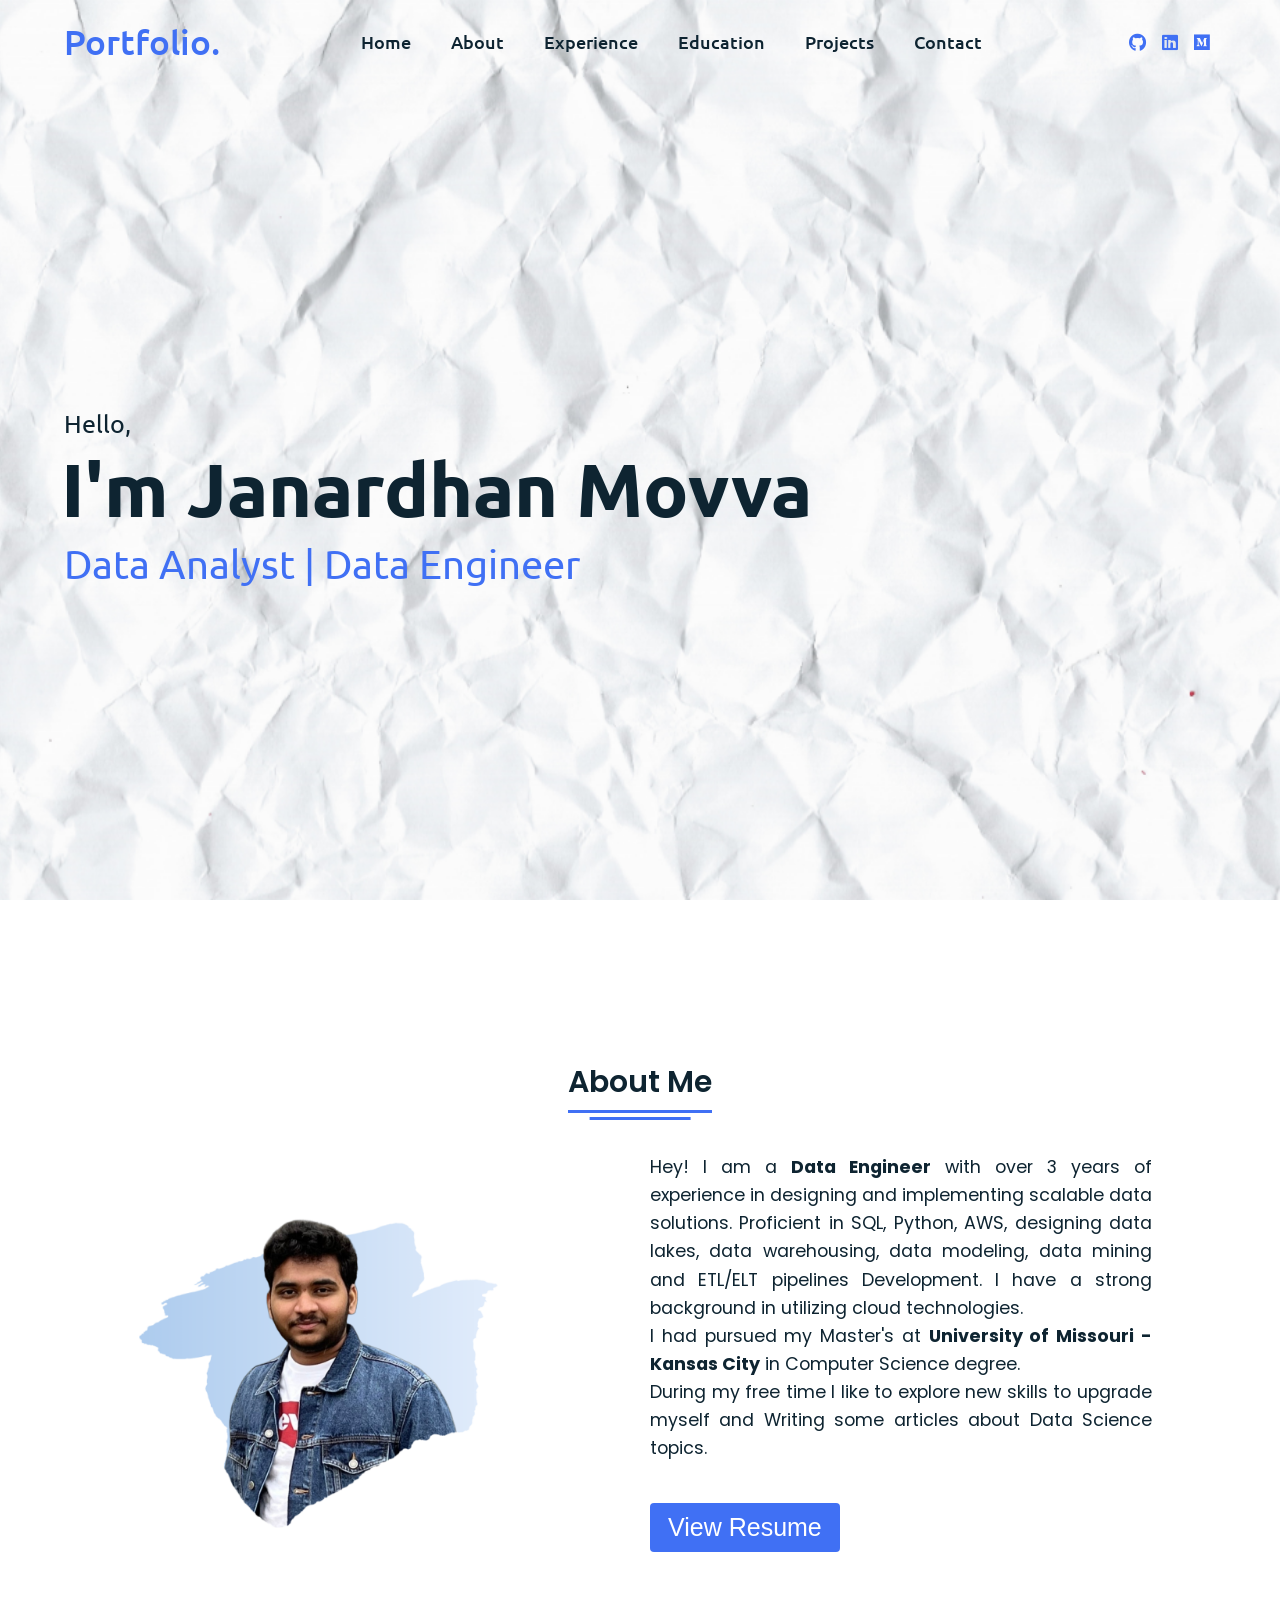
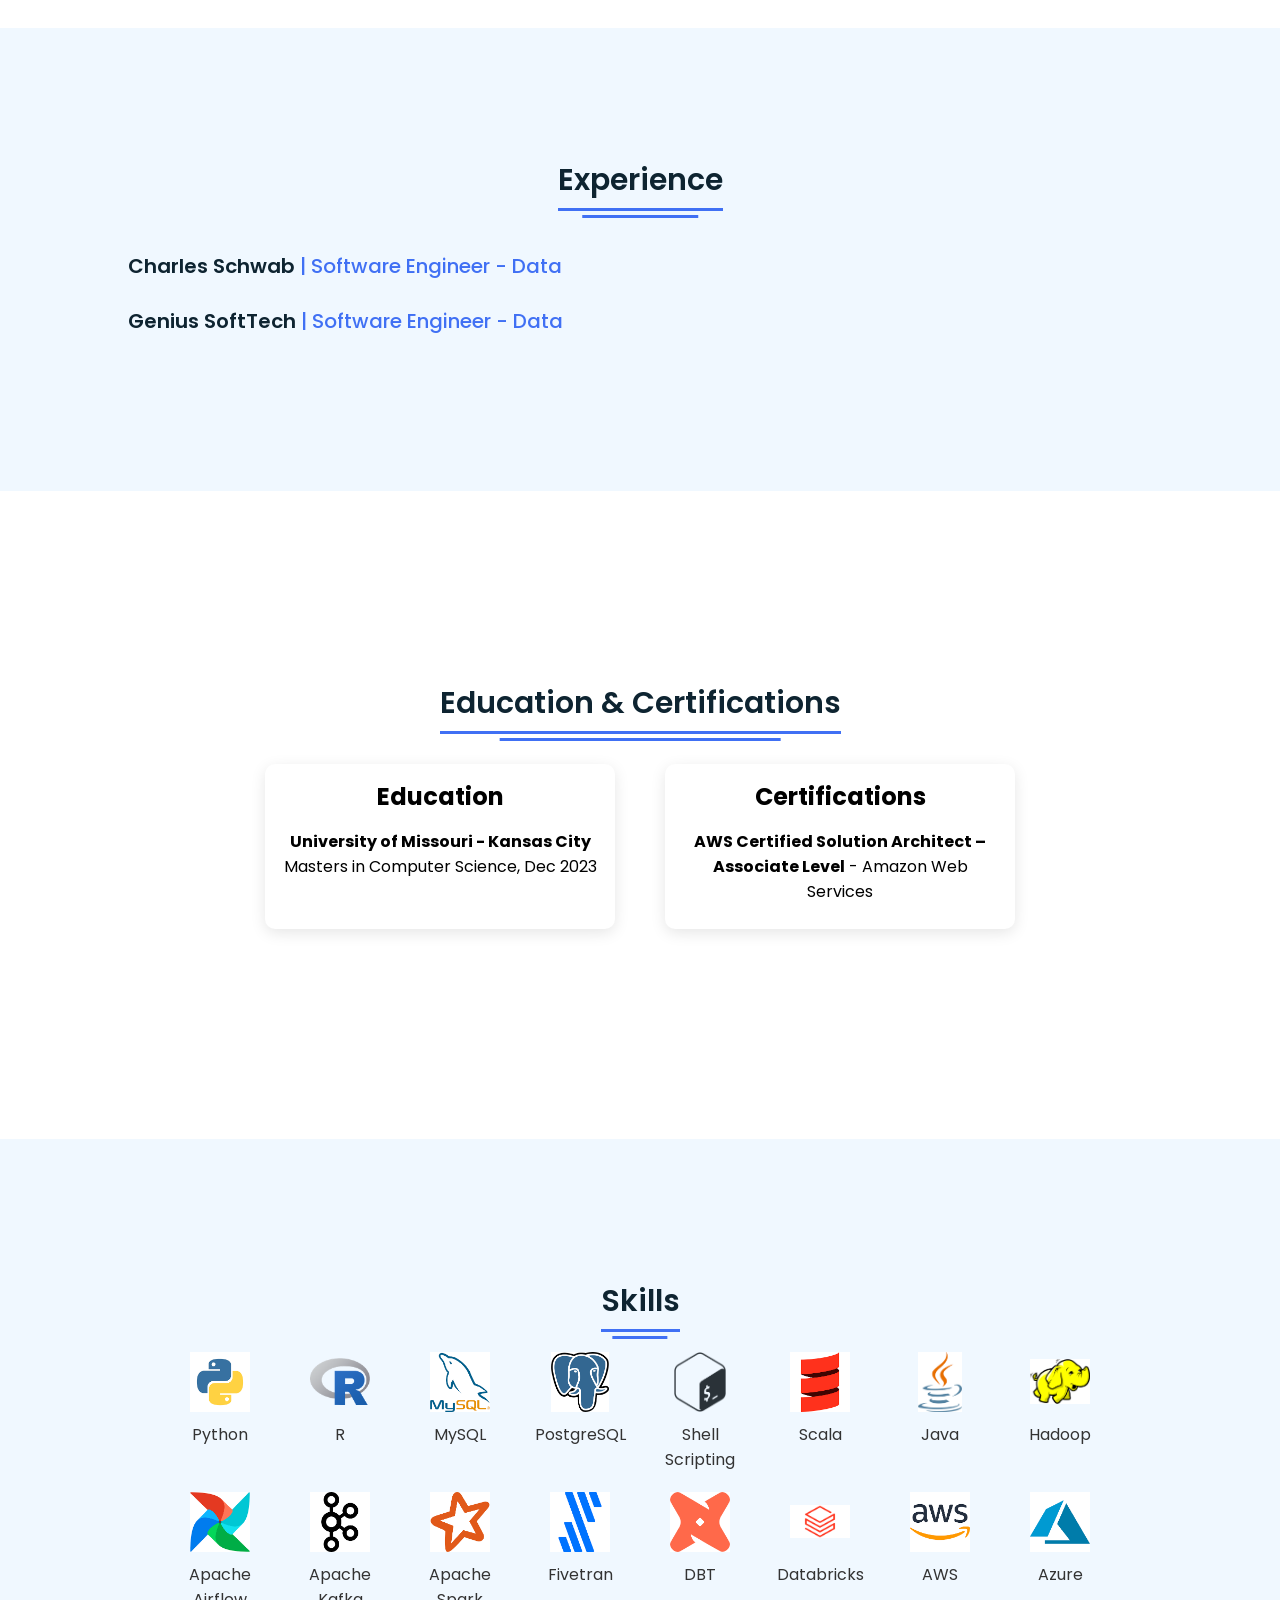
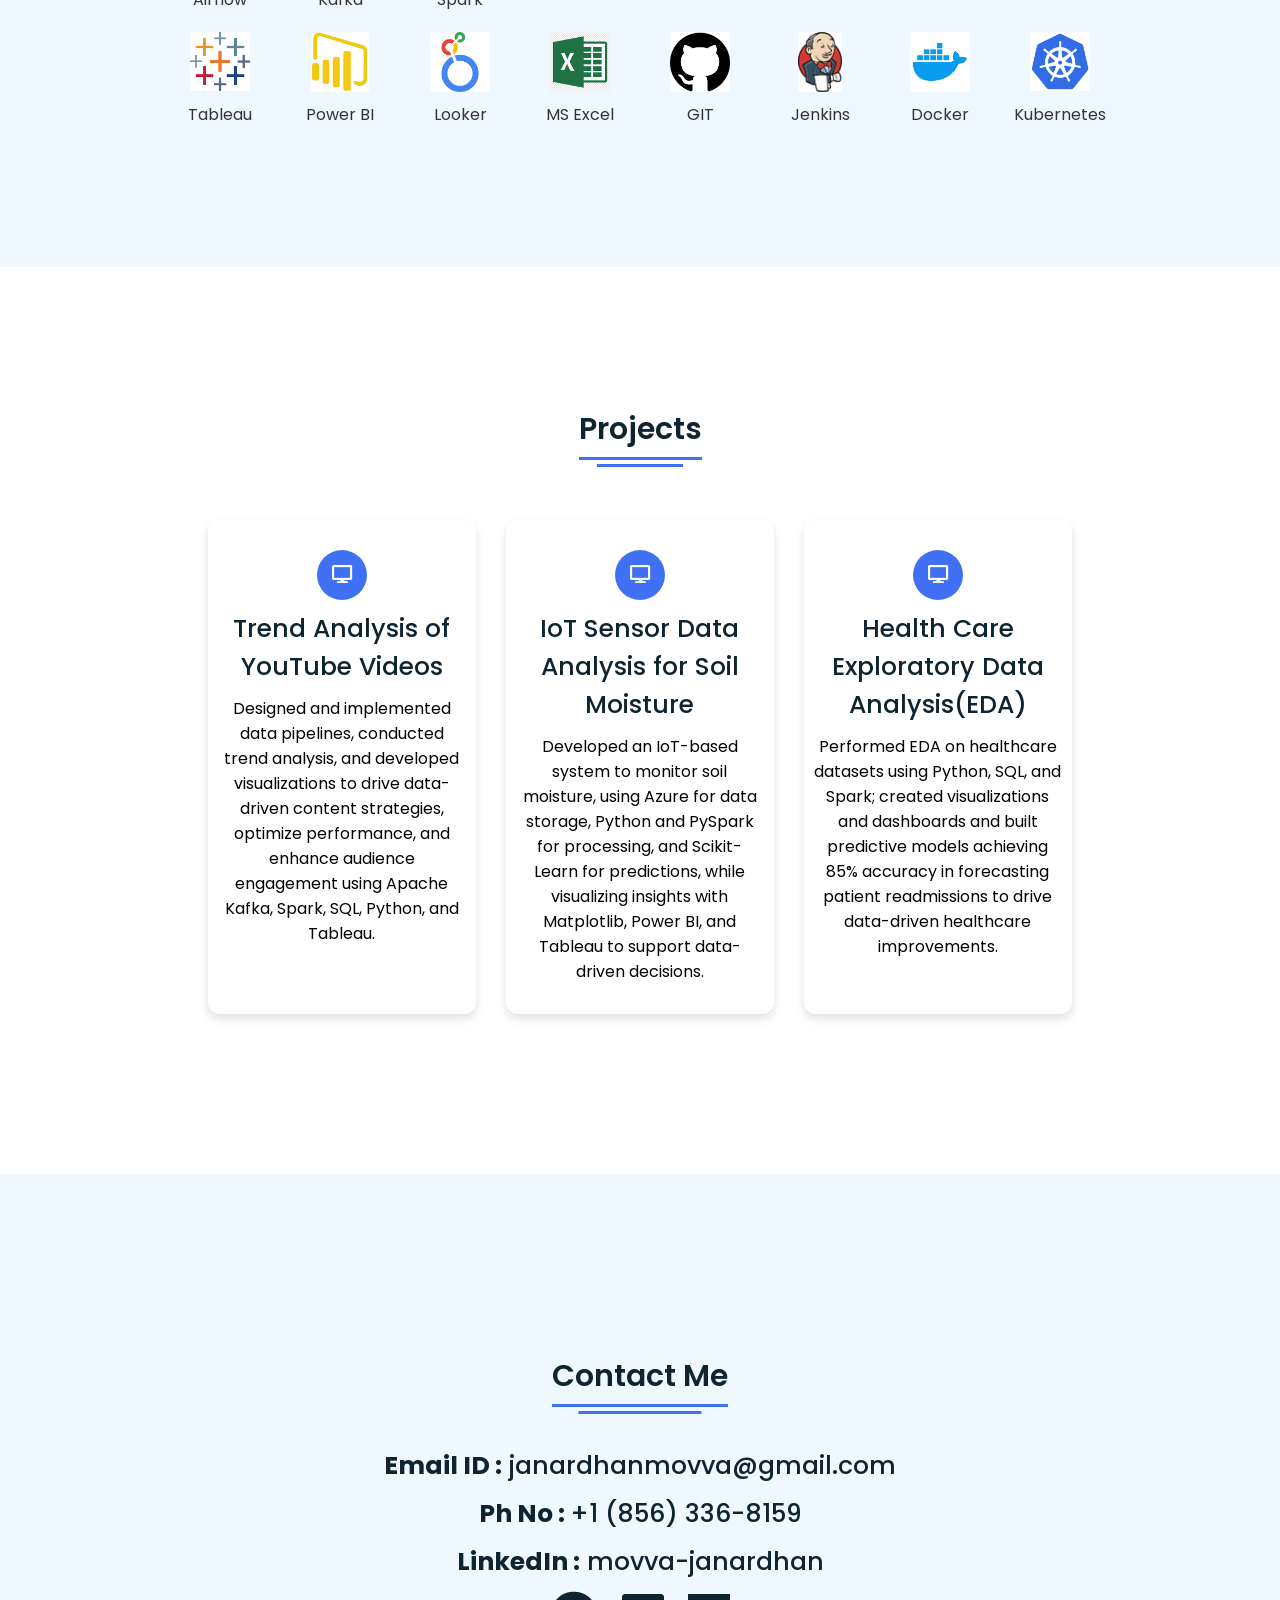
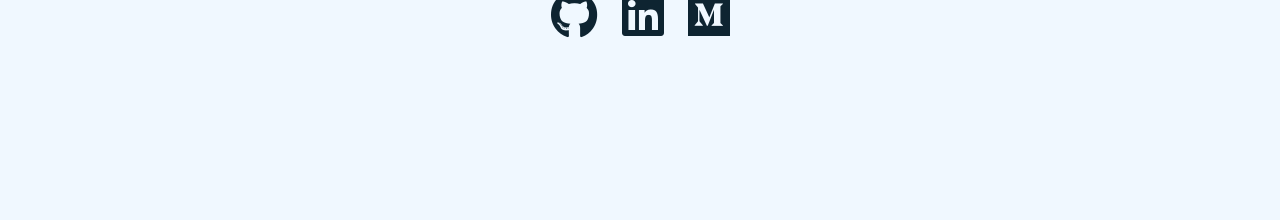
<file: index.html>
<!DOCTYPE html>
<!-- Website - www.codingnepalweb.com -->
<html lang="en" dir="ltr">

<head>
  <meta charset="UTF-8" />
  <title>Portfolio</title>
  <link rel="stylesheet" href="style.css" />
  <!-- Fontawesome CDN Link -->
  <link rel="stylesheet" href="https://cdnjs.cloudflare.com/ajax/libs/font-awesome/5.15.2/css/all.min.css" />
  <meta name="viewport" content="width=device-width, initial-scale=1.0" />
</head>

<body>
  <!-- Move to up button -->
  <div class="scroll-button">
    <a href="#home"><i class="fas fa-arrow-up"></i></a>
  </div>
  <!-- navgaition menu -->
  <nav>
    <div class="navbar">
      <div class="logo"><a href="#">Portfolio.</a></div>
      <ul class="menu">
        <li><a href="#home">Home</a></li>
        <li><a href="#about">About</a></li>
        <li><a href="#experience">Experience</a></li>
        <li><a href="#education-certifications">Education</a></li>
        <li><a href="#services">Projects</a></li>
        <li><a href="#contact">Contact</a></li>
        <div class="cancel-btn">
          <i class="fas fa-times"></i>
        </div>
      </ul>
      <div class="media-icons">
        <a href="https://github.com/Janardhan-Movva"><i class="fab fa-github"></i></a>
        <a href="https://www.linkedin.com/in/movva-janardhan/"><i class="fab fa-linkedin"></i></a>
        <a href="https://medium.com/@movva816"><i class="fab fa-medium"></i></a>
      </div>
    </div>
    <div class="menu-btn">
      <i class="fas fa-bars"></i>
    </div>
  </nav>

  <!-- Home Section Start -->
  <section class="home" id="home">
    <div class="home-content">
      <div class="text">
        <div class="text-one">Hello,</div>
        <div class="text-two">I'm Janardhan Movva</div>
        <div class="text-three">Data Analyst | Data Engineer</div>
      </div>
    </div>
  </section>

  <!-- About Section Start -->
  <section class="about" id="about">
    <div class="content">
      <div class="title"><span>About Me</span></div>
      <div class="about-details">
        <div class="left">
          <img src="Images/about.png" alt="" />
        </div>
        <div class="right">
          <p>
            Hey! I am a <strong>Data Engineer</strong> with over 3 years of experience in designing and implementing scalable data solutions.
            Proficient in SQL, Python, AWS, designing data lakes, data warehousing, data modeling, data mining and ETL/ELT pipelines Development. 
            I have a strong background in utilizing cloud technologies.
            <br>I had pursued my Master's at <strong>University of Missouri - Kansas City</strong> in Computer Science degree.
            <br>During my free time I like to explore new skills to upgrade myself and Writing some articles about Data Science topics.
          </p>
          <div class="button">
            <button><a class="about-button" href="">View Resume</a></button>
          </div>
        </div>
      </div>
    </div>
  </section>

  <!-- My Skill Section Start -->
  <!-- Section Tag and Other Div will same where we need to put same CSS -->
  <section class="experience" id="experience">
    <div class="content">
      <div class="title"><span>Experience</span></div>
      <div class="experience-details">
        <div class="text">
          <div class="company-position">
            <span class="company">Charles Schwab</span> | <span class="position">Software Engineer - Data</span>
          </div>
          <p></p>
        </div>
        <div class="text">
          <div class="company-position">
            <span class="company">Genius SoftTech</span> | <span class="position">Software Engineer - Data</span>
          </div>
          <p></p>
        </div>
      </div>
    </div>
  </section>
  
 <!-- Education & Certifications Section Start -->
<section class="education-certifications" id="education-certifications">
  <div class="content">
    <div class="title"><span>Education & Certifications</span></div>
    <div class="education-certifications-details">
      <div class="education">
        <h3>Education</h3>
        <ul>
          <li><strong>University of Missouri - Kansas City</strong> Masters in Computer Science, Dec 2023</li>
        </ul>
      </div>
      <div class="certifications">
        <h3>Certifications</h3>
        <ul>
          <li><strong>AWS Certified Solution Architect – Associate Level</strong> - Amazon Web Services</li>
          
        </ul>
      </div>
    </div>
  </div>
</section>
<!-- Education & Certifications Section End -->



  <!-- Skills Section Start -->
<section class="skills" id="skills">
  <div class="content">
    <div class="title"><span>Skills</span></div>
    <div class="skills-grid">
      <div class="skill-item">
        <img src="Images/python.png" alt="Python" />
        <p>Python</p>
      </div>
      <div class="skill-item">
        <img src="Images/R.png" alt="R" />
        <p>R</p>
      </div>
      <div class="skill-item">
        <img src="Images/mysql.png" alt="MySQL" />
        <p>MySQL</p>
      </div>
      <div class="skill-item">
        <img src="Images/postgresql.png" alt="PostgreSQL" />
        <p>PostgreSQL</p>
      </div>
      <div class="skill-item">
        <img src="Images/bash.png" alt="Shell Scripting" />
        <p>Shell Scripting</p>
      </div>
      <div class="skill-item">
        <img src="Images/scala.png" alt="Scala" />
        <p>Scala</p>
      </div>
      <div class="skill-item">
        <img src="Images/java.png" alt="Java" />
        <p>Java</p>
      </div>
      <div class="skill-item">
        <img src="Images/hadoop.png" alt="Hadoop" />
        <p>Hadoop</p>
      </div>
      <div class="skill-item">
        <img src="Images/airflow.png" alt="Apache Airflow 2.7.2" />
        <p>Apache Airflow</p>
      </div>
      <div class="skill-item">
        <img src="Images/kafka.png" alt="Apache Kafka" />
        <p>Apache Kafka</p>
      </div>
      <div class="skill-item">
        <img src="Images/spark.png" alt="Apache Spark 3.4" />
        <p>Apache Spark</p>
      </div>
      <div class="skill-item">
        <img src="Images/fivetran.png" alt="Fivetran" />
        <p>Fivetran</p>
      </div>
      <div class="skill-item">
        <img src="Images/dbt.png" alt="DBT (Data Built Tool)" />
        <p>DBT</p>
      </div>
      <div class="skill-item">
        <img src="Images/databricks.png" alt="Databricks" />
        <p>Databricks</p>
      </div>
      <div class="skill-item">
        <img src="Images/aws.png" alt="AWS" />
        <p>AWS</p>
      </div>
      <div class="skill-item">
        <img src="Images/azure.png" alt="Azure" />
        <p>Azure</p>
      </div>
      <div class="skill-item">
        <img src="Images/tableau.png" alt="Tableau" />
        <p>Tableau</p>
      </div>
      <div class="skill-item">
        <img src="Images/powerbi.png" alt="Power BI" />
        <p>Power BI</p>
      </div>
      <div class="skill-item">
        <img src="Images/looker.png" alt="Looker" />
        <p>Looker</p>
      </div>
      <div class="skill-item">
        <img src="Images/excel.png" alt="MS Excel" />
        <p>MS Excel</p>
      </div>
      <div class="skill-item">
        <img src="Images/git.png" alt="GIT" />
        <p>GIT</p>
      </div>
      <div class="skill-item">
        <img src="Images/jenkins.png" alt="Jenkins" />
        <p>Jenkins</p>
      </div>
      <div class="skill-item">
        <img src="Images/docker.png" alt="Docker" />
        <p>Docker</p>
      </div>
      <div class="skill-item">
        <img src="Images/kubernetes.png" alt="Kubernetes" />
        <p>Kubernetes</p>
      </div>
    </div>
  </div>
</section>




  <!-- My Services Section Start -->
  <section class="services" id="services">
    <div class="content">
      <div class="title"><span>Projects</span></div>
      <div class="boxes">
        <div class="box">
          <div class="icon">
            <i class="fas fa-desktop"></i>
          </div>
          <div class="topic">Trend Analysis of YouTube Videos</div>
          <p>Designed and implemented data pipelines, conducted trend analysis, and developed visualizations to drive data-driven 
            content strategies, optimize performance, and enhance audience engagement using Apache Kafka, Spark, SQL, Python, and Tableau.</p>
        </div>
        <div class="box">
          <div class="icon">
            <i class="fas fa-desktop"></i>
          </div>
          <div class="topic">IoT Sensor Data Analysis for Soil Moisture</div>
          <p>Developed an IoT-based system to monitor soil moisture, using Azure for data storage, Python and PySpark for processing, 
            and Scikit-Learn for predictions, while visualizing insights with Matplotlib, Power BI, and Tableau to support data-driven decisions.</p>
        </div>
        <div class="box">
          <div class="icon">
            <i class="fas fa-desktop"></i>
          </div>
          <div class="topic">Health Care Exploratory Data Analysis(EDA)</div>
          <p>Performed EDA on healthcare datasets using Python, SQL, and Spark; created visualizations and dashboards and built 
            predictive models achieving 85% accuracy in forecasting patient readmissions to drive data-driven healthcare improvements.</p>
        </div>
      </div>
    </div>
  </section>

  <!-- Contact Me section Start -->
  <section class="contact" id="contact">
    <div class="content">
      <div class="title"><span>Contact Me</span></div>
      <div class="text">
        <div class="topic"><strong>Email ID :</strong> janardhanmovva@gmail.com</div>
        <div class="topic"><strong>Ph No : </strong>+1 (856) 336-8159 </div>
        <div class="topic"><strong>LinkedIn :</strong> movva-janardhan </div>
        <a href="https://github.com/Janardhan-Movva"><i class="fab fa-github"></i></a>
        <a href="https://www.linkedin.com/in/movva-janardhan/"><i class="fab fa-linkedin"></i></a>
        <a href="https://medium.com/@movva816"><i class="fab fa-medium"></i></a>
        
      </div>
    </div>
  </section>

  

  <script src="script.js"></script>
</body>

</html>
</file>
<file: style.css>
/* Google Font CDN Link */
@import url('https://fonts.googleapis.com/css2?family=Poppins:wght@400;500;600;700&family=Ubuntu:wght@400;500;700&display=swap');

* {
  margin: 0;
  padding: 0;
  box-sizing: border-box;
  text-decoration: none;
  scroll-behavior: smooth;
}

/* Custom Scroll Bar CSS */
::-webkit-scrollbar {
  width: 10px;
}

::-webkit-scrollbar-track {
  background: #f1f1f1;
}

::-webkit-scrollbar-thumb {
  background: #6e93f7;
  border-radius: 12px;
  transition: all 0.3s ease;
}

::-webkit-scrollbar-thumb:hover {
  background: #4070f4;
}

/* navbar styling */
nav {
  position: fixed;
  width: 100%;
  padding: 20px 0;
  z-index: 998;
  transition: all 0.3s ease;
  font-family: 'Ubuntu', sans-serif;
}

nav.sticky {
  background: #4070f4;
  padding: 13px 0;
}

nav .navbar {
  width: 90%;
  display: flex;
  justify-content: space-between;
  align-items: center;
  margin: auto;
}

nav .navbar .logo a {
  font-weight: 500;
  font-size: 35px;
  color: #4070f4;
}

nav.sticky .navbar .logo a {
  color: #fff;
}

nav .navbar .menu {
  display: flex;
  position: relative;
}

nav .navbar .menu li {
  list-style: none;
  margin: 0 20px;
}

.navbar .menu a {
  font-size: 18px;
  font-weight: 500;
  color: #0E2431;
  padding: 6px 0;
  transition: all 0.4s ease;
}

.navbar .menu a:hover {
  color: #4070f4;
}

nav.sticky .menu a {
  color: #FFF;
}

nav.sticky .menu a:hover {
  color: #0E2431;
}

.navbar .media-icons a {
  color: #4070f4;
  font-size: 18px;
  margin: 0 6px;
}

nav.sticky .media-icons a {
  color: #FFF;
}

/* Side Navigation Menu Button CSS */
nav .menu-btn,
.navbar .menu .cancel-btn {
  position: absolute;
  color: #fff;
  right: 30px;
  top: 20px;
  font-size: 20px;
  cursor: pointer;
  transition: all 0.3s ease;
  display: none;
}

nav .menu-btn {
  color: #4070f4;
}

nav.sticky .menu-btn {
  color: #FFF;
}

.navbar .menu .menu-btn {
  color: #fff;
}

/* home section styling */
.home {
  height: 100vh;
  width: 100%;
  background: url("Images/background1.png") no-repeat;
  background-size: cover;
  background-position: center;
  background-attachment: fixed;
  font-family: 'Ubuntu', sans-serif;
}

.home .home-content {
  width: 90%;
  height: 100%;
  margin: auto;
  display: flex;
  flex-direction: column;
  justify-content: center;
}

.home .text-one {
  font-size: 25px;
  color: #0E2431;
}

.home .text-two {
  color: #0E2431;
  font-size: 75px;
  font-weight: 600;
  margin-left: -3px;
}

.home .text-three {
  font-size: 40px;
  margin: 5px 0;
  color: #4070f4;
}

.home .text-four {
  font-size: 23px;
  margin: 5px 0;
  color: #0E2431;
}

.home .button {
  margin: 14px 0;
}

.home .button button {
  outline: none;
  padding: 8px 16px;
  border-radius: 6px;
  font-size: 25px;
  font-weight: 400;
  background: #4070f4;
  color: #fff;
  cursor: pointer;
  border: 2px solid transparent;
  transition: all 0.4s ease;
}

.home .button button:hover {
  border-color: #4070f4;
  background-color: #fff;
  color: #4070f4;
}

/* About Section Styling */
/* Those Elements Where We Have Apply Same CSS,
 I'm Selecting Directly 'Section Tag' and 'Class'  */
section {
  padding-top: 100px;
}

section .content {
  width: 80%;
  margin: 40px auto;
  font-family: 'Poppins', sans-serif;
}

/* About Section */
.about .content {
  width: 80%;
  margin: auto;
  padding: 60px 0;
}

.about-details {
  display: flex; /* Set flex layout for alignment */
  align-items: start; /* Align items from the top */
}

.about-details .left {
  flex: 1;
  padding-right: 20px; /* Add space between image and text */
}

.about-details .left img {
  max-width: 100%; /* Ensure image is responsive */
  height: auto;
}

.about-details .right {
  flex: 1;
  display: flex;
  flex-direction: column;
  justify-content: flex-start;
}

.about-details .right p {
  font-size: 1.1rem;
  color: #0E2431;
  line-height: 1.6;
  margin-bottom: 20px;
}

.about-details .button {
  margin-top: 20px;
}

.about-button {
  text-decoration: none;
  color: white;
}

section .title {
  display: flex;
  justify-content: center;
  margin-bottom: 40px;
}

section .title span {
  color: #0E2431;
  font-size: 30px;
  font-weight: 600;
  position: relative;
  padding-bottom: 8px;
}

section .title span::before,
section .title span::after {
  content: '';
  position: absolute;
  height: 3px;
  width: 100%;
  background: #4070f4;
  left: 0;
  bottom: 0;
}

section .title span::after {
  bottom: -7px;
  width: 70%;
  left: 50%;
  transform: translateX(-50%);
}

.about .about-details .left {
  width: 45%;
}

.about .left img {
  height: 400px;
  width: 400px;
  object-fit: cover;
  border-radius: 12px;
}

.about-details .right {
  width: 55%;
}

section .topic {
  color: #0E2431;
  font-size: 25px;
  font-weight: 500;
  margin-bottom: 10px;
}

.about-details .right p {
  text-align: justify;
  color: #0E2431;
}

section .button {
  margin: 16px 0;
}

section .button button {
  outline: none;
  padding: 8px 16px;
  border-radius: 4px;
  font-size: 25px;
  font-weight: 400;
  background: #4070f4;
  color: #fff;
  border: 2px solid transparent;
  cursor: pointer;
  transition: all 0.4s ease;
}

.about-button {
  color: #fff;
  text-decoration: none;
}

section .button button:hover {
  border-color: #4070f4;
  background-color: #fff;
  color: #4070f4;
}

/* Education & Certifications Section */
.education-certifications {
  padding: 150px 150px; /* Adjusted padding for better fitting */
  background-color: white; /* Light background */
  text-align: center;
  box-sizing: border-box; /* Ensures proper padding and margin calculations */
}

.education-certifications .title {
  font-size: 2rem;
  margin-bottom: 30px; /* Increased margin for better spacing */
  font-weight: bold;
}

.education-certifications-details {
  display: flex;
  justify-content: center;
  gap: 50px; /* Reduced gap for better content alignment */
  flex-wrap: wrap;
  max-width: 100%; /* Allows content to scale across different screen sizes */
  margin: 0 auto;
}

.education, .certifications {
  background-color: #fff;
  padding: 15px;
  border-radius: 10px; /* Slightly smaller border radius for a cleaner look */
  box-shadow: 0 4px 15px rgba(0, 0, 0, 0.1); /* Slightly stronger shadow */
  width: 100%; /* Make sections responsive to screen size */
  max-width: 350px; /* Limit maximum width for each box */
  text-align: center;
  margin-bottom: 20px; /* Space between each section */
}

.education h3, .certifications h3 {
  font-size: 1.5rem;
  margin-bottom: 15px; /* Increased margin for better spacing */
}

.education ul, .certifications ul {
  list-style-type: none;
  padding: 0;
  margin: 0;
}

.education li, .certifications li {
  font-size: 1rem;
  margin-bottom: 10px;
}

.education li strong, .certifications li strong {
  font-weight: bold;
}

/* Responsive Design */
@media screen and (max-width: 1200px) {
  .education-certifications-details {
    gap: 20px; /* Reduce gap for medium screens */
  }
}

@media screen and (max-width: 768px) {
  .education-certifications {
    padding: 40px 10px; /* Adjust padding for smaller screens */
  }

  .education-certifications-details {
    flex-direction: column; /* Stack sections vertically */
    align-items: center; /* Center-align the sections */
  }

  .education, .certifications {
    width: 90%; /* Make sections take up 90% of screen width */
    max-width: none; /* Allow sections to fill available space */
  }
}

@media screen and (max-width: 480px) {
  .education-certifications .title {
    font-size: 1.6rem; /* Adjust title font size for small screens */
  }

  .education, .certifications {
    width: 100%; /* Make sections full width on very small screens */
  }
}



/* Skills Section */
.skills {
  padding: 50px 20px;
  background-color: #f4f4f4; /* Light background */
}

.skills .title {
  text-align: center;
  font-size: 2rem;
  margin-bottom: 20px;
  color: #333;
}

.skills-grid {
  display: flex;
  flex-wrap: wrap;
  justify-content: center;
  gap: 20px;
}

.skill-item {
  display: flex;
  flex-direction: column;
  align-items: center;
  text-align: center;
  width: 100px; /* Adjust size as needed */
}

.skill-item img {
  width: 60px;
  height: 60px;
  object-fit: contain;
  margin-bottom: 10px;
}

.skill-item p {
  font-size: 1rem;
  color: #333;
}

/* Responsive Design */
@media (max-width: 768px) {
  .skill-item {
    width: 80px;
  }

  .skill-item img {
    width: 50px;
    height: 50px;
  }
}



/* Experience Section Styling */
.experience {
  background: #F0F8FF;
  padding-top: 40px;
  padding-bottom: 40px;
}

.experience .content {
  padding: 50px 0;
}

.experience .title span {
  color: #0E2431;
  font-size: 30px;
  font-weight: 600;
  padding-bottom: 8px;
}

.experience-details {
  display: flex;
  flex-direction: column;
}

.experience-details .text {
  margin-bottom: 20px;
}

.company-position {
  font-size: 20px;
  color: #4070f4;
  font-weight: 500;
}

.experience-details .company {
  color: #0E2431;
  font-weight: 600;
}

.experience-details .position {
  color: #4070f4;
  font-weight: 500;
}

.experience-details p {
  color: #0E2431;
  text-align: justify;
  margin-top: 5px;
}

/* Skills Section */
.skills {
  padding: 100px 20px;
  background-color: #F0F8FF;
  text-align: center;
}

.skills .title {
  font-size: 2.5rem;
  font-weight: bold;
  margin-bottom: 20px;
  color: #0E2431;
}

.skills-container {
  display: flex;
  flex-wrap: wrap;
  justify-content: center;
  gap: 20px;
}

.skill {
  display: flex;
  flex-direction: column;
  align-items: center;
  width: 120px;
  padding: 10px;
  border: 1px solid #ddd;
  border-radius: 8px;
  background-color: #ffffff;
  box-shadow: 0px 4px 6px rgba(0, 0, 0, 0.1);
  transition: transform 0.2s, box-shadow 0.2s;
}

.skill i {
  font-size: 2.5rem;
  color: #0078D4; /* Adjust icon color */
  margin-bottom: 10px;
}

.skill span {
  font-size: 1rem;
  font-weight: 600;
  color: #333;
}

.skill:hover {
  transform: translateY(-5px);
  box-shadow: 0px 6px 10px rgba(0, 0, 0, 0.15);
}



/* My Services CSS */
.services{
  background : white;
  padding: 100px 100px;
}
.services .boxes {
  display: flex;
  flex-wrap: wrap;
  justify-content: space-between;
}

.services .boxes .box {
  margin: 20px 0;
  width: calc(100% / 3 - 20px);
  text-align: center;
  border-radius: 12px;
  padding: 30px 10px;
  box-shadow: 0 5px 10px rgba(0, 0, 0, 0.12);
  cursor: default;
  transition: all 0.4s ease;
}

.services .boxes .box:hover {
  background: #4070f4;
  color: white;
}

.services .boxes .box .icon {
  height: 50px;
  width: 50px;
  background: #4070f4;
  border-radius: 50%;
  text-align: center;
  line-height: 50px;
  font-size: 18px;
  color: white;
  margin: 0 auto 10px auto;
  transition: all 0.4s ease;
}

.boxes .box:hover .icon {
  background-color: white;
  color: #4070f4;
}

.services .boxes .box:hover .topic,
.services .boxes .box:hover p {
  color: #0E2431;
  transition: all 0.4s ease;
}

.services .boxes .box:hover .topic,
.services .boxes .box:hover p {
  color: white;
}

/* Contact Me CSS */
.contact {
  background: #F0F8FF;
  padding: 150px 100px;
}

.contact .content {
  margin: 0 auto;
  padding: 30px 0;
}

.contact .text {
  width: 80%;
  text-align: center;
  margin: auto;
}

/* Footer CSS */
footer {
  background: #4070f4;
  padding: 15px 0;
  text-align: center;
  font-family: 'Poppins', sans-serif;
}

footer .text span {
  font-size: 17px;
  font-weight: 400;
  color: #fff;
}

footer .text span a {
  font-weight: 500;
  color: #FFF;
}

footer .text span a:hover {
  text-decoration: underline;
}

/* Scroll TO Top Button CSS */
.scroll-button a {
  position: fixed;
  bottom: 20px;
  right: 20px;
  color: #fff;
  background: #4070f4;
  padding: 7px 12px;
  ;
  font-size: 18px;
  border-radius: 6px;
  box-shadow: rgba(0, 0, 0, 0.15);
  display: none;
}

/* Responsive Media Query */
@media (max-width: 1190px) {
  section .content {
    width: 85%;
  }
}

@media (max-width: 1000px) {
  .about .about-details {
    justify-content: center;
    flex-direction: column;
  }

  .about .about-details .left {
    display: flex;
    justify-content: center;
    width: 100%;
  }

  .about-details .right {
    width: 90%;
    margin: 40px 0;
  }

  .services .boxes .box {
    margin: 20px 0;
    width: calc(100% / 2 - 20px);
  }
}

@media (max-width: 900px) {
  .about .left img {
    height: 350px;
    width: 350px;
  }
}

@media (max-width: 750px) {
  nav .navbar {
    width: 90%;
  }

  nav .navbar .menu {
    position: fixed;
    left: -100%;
    top: 0;
    background: #0E2431;
    height: 100vh;
    max-width: 400px;
    width: 100%;
    padding-top: 60px;
    flex-direction: column;
    align-items: center;
    transition: all 0.5s ease;
  }

  .navbar.active .menu {
    left: 0;
  }

  nav .navbar .menu a {
    font-size: 23px;
    display: block;
    color: #fff;
    margin: 15px 0;
  }

  nav.sticky .menu a:hover {
    color: #4070f4;
  }

  nav .navbar .media-icons {
    display: none;
  }

  nav .menu-btn,
  .navbar .menu .cancel-btn {
    display: block;
  }

  .home .text-two {
    font-size: 65px;
  }

  .home .text-three {
    font-size: 35px;
  }

  .skills .skills-details {
    align-items: center;
    justify-content: center;
    flex-direction: column;
  }

  .skills-details .text {
    width: 100%;
    margin-bottom: 50px;
  }

  .skills-details .boxes {
    justify-content: center;
    align-items: center;
    width: 100%;
  }

  .services .boxes .box {
    margin: 20px 0;
    width: 100%;
  }

  .contact .text {
    width: 100%;
  }
}

@media (max-width: 500px) {
  .home .text-two {
    font-size: 55px;
  }

  .home .text-three {
    font-size: 33px;
  }

  .skills-details .boxes .per {
    font-size: 50px;
    color: #4070f4;
  }
}

/* Contact Section */
.contact .text a i {
  font-size: 48px; /* Set icon size very large */
  color: #0E2431; /* Optional: Change icon color */
  margin: 0 10px; /* Space between icons */
  transition: transform 0.2s; /* Smooth scaling on hover */
}

.contact .text a i:hover {
  transform: scale(1.2); /* Slightly enlarge icon on hover */
}
</file>
